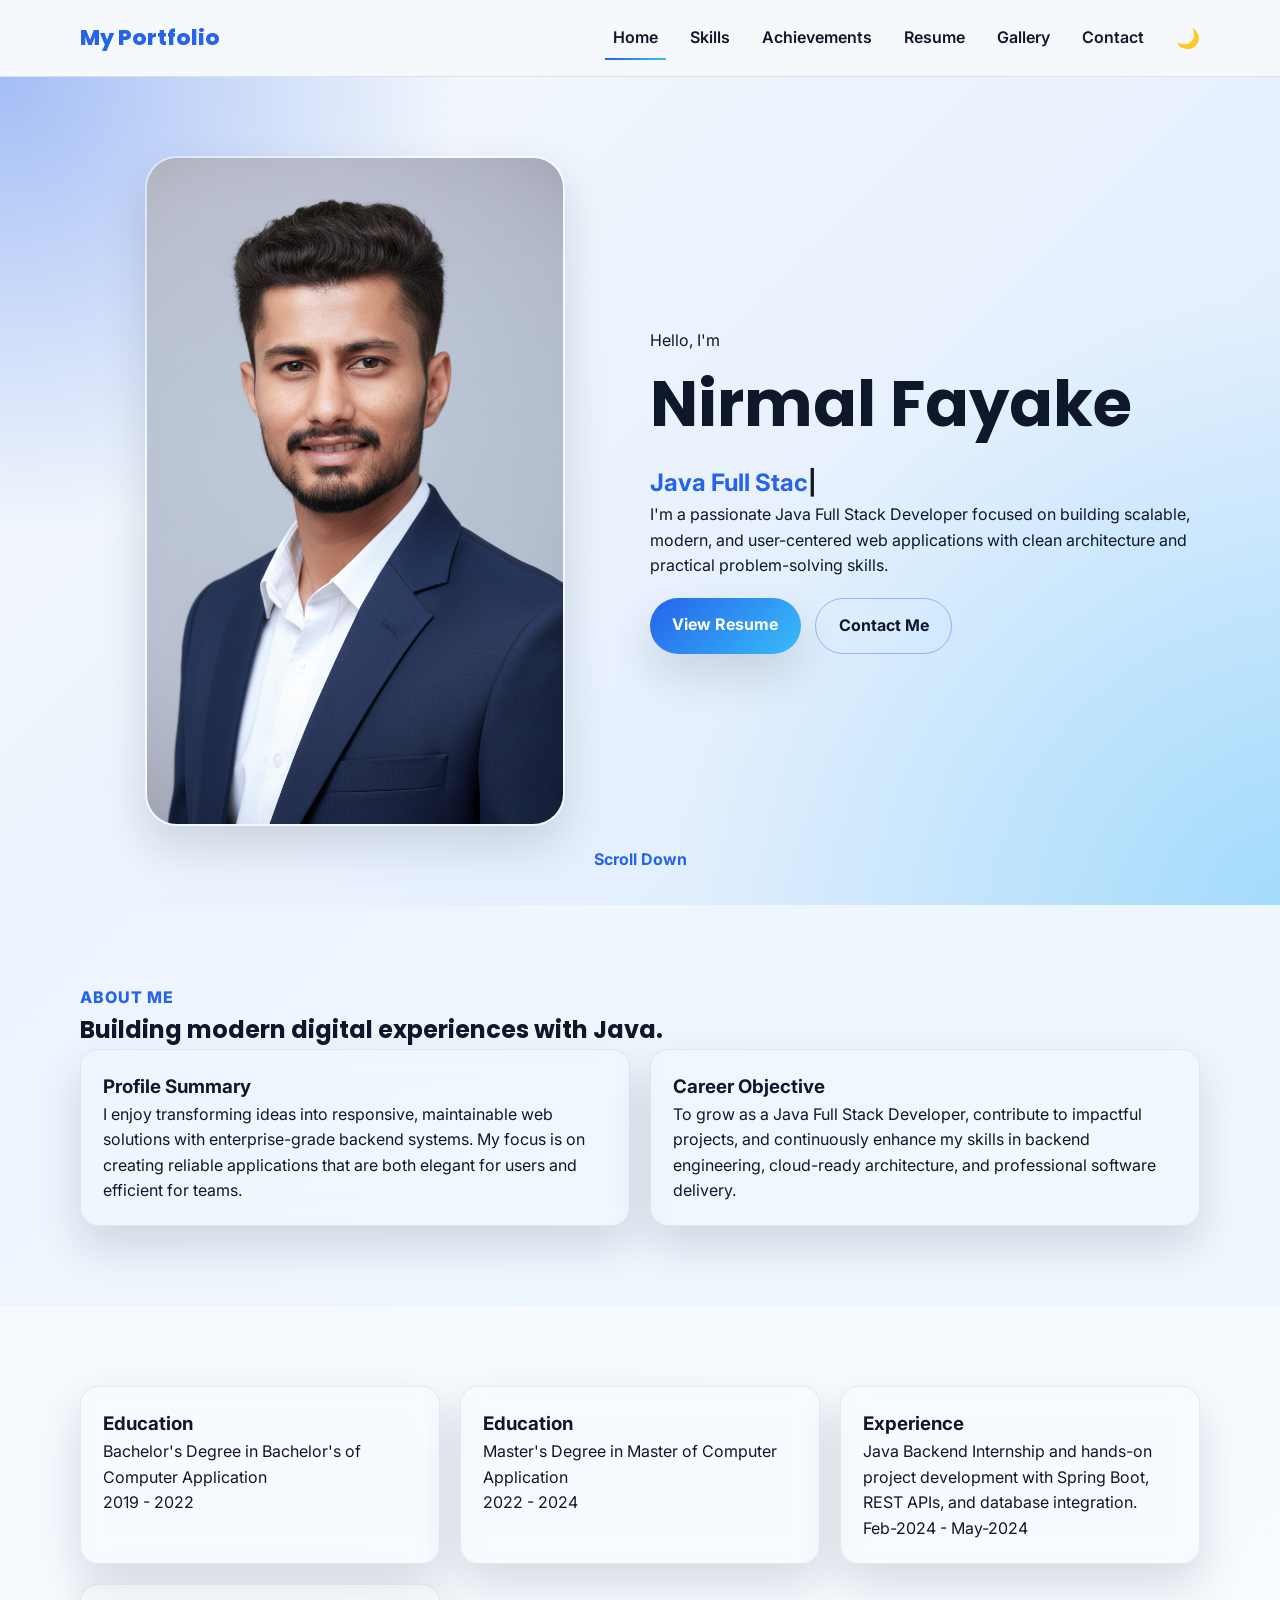
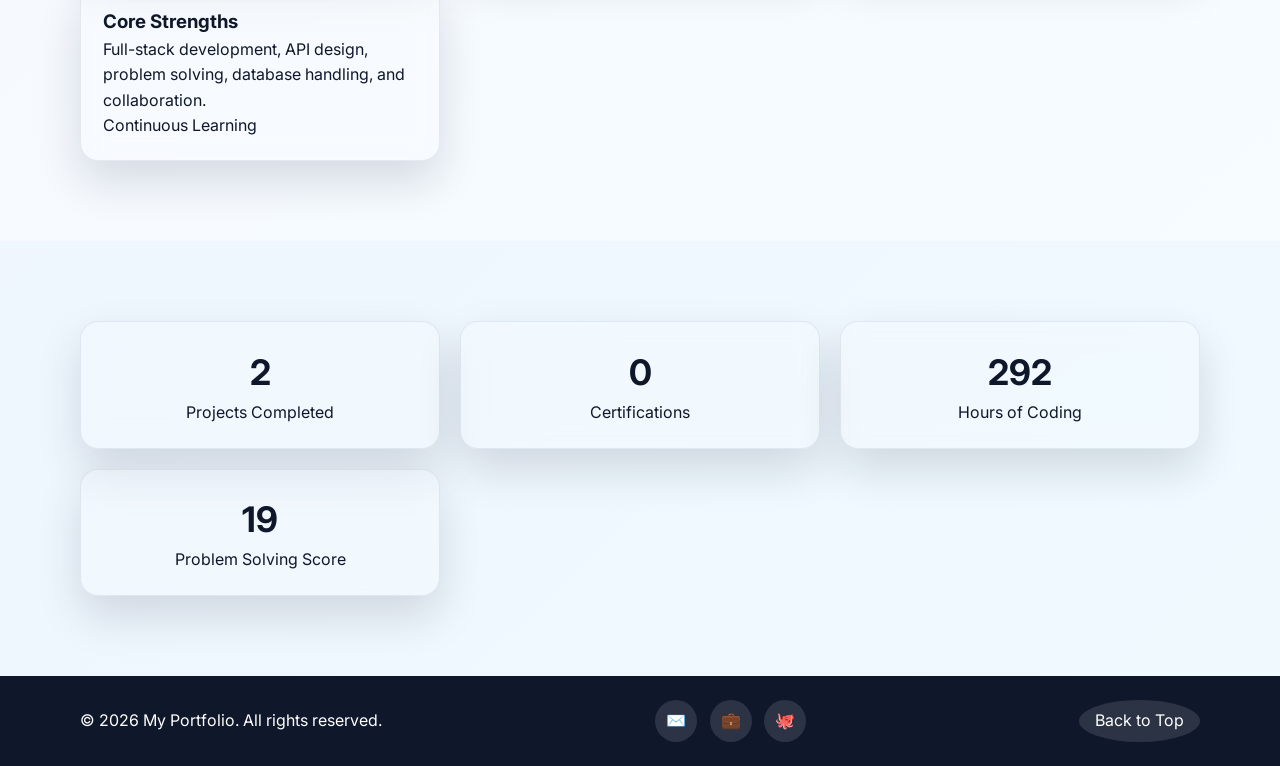
<file: index.html>
<!DOCTYPE html>
<html lang="en">
<head>
  <meta charset="UTF-8" />
  <meta name="viewport" content="width=device-width, initial-scale=1.0" />
  <title> My Portfolio | Home</title>
  <meta name="description" content="Professional Java Full Stack Developer portfolio website." />
  <link rel="preconnect" href="https://fonts.googleapis.com" />
  <link rel="preconnect" href="https://fonts.gstatic.com" crossorigin />
  <link href="https://fonts.googleapis.com/css2?family=Inter:wght@400;500;600;700;800&family=Poppins:wght@400;500;600;700;800&display=swap" rel="stylesheet" />
  <link rel="stylesheet" href="css/style.css" />
  <link rel="stylesheet" href="css/responsive.css" />
</head>
<body>
  <div class="page-loader" id="page-loader">
    <div class="loader-ring"></div>
  </div>

  <div class="scroll-progress" id="scroll-progress"></div>

  <header class="site-header" id="site-header">
    <div class="container nav-wrap">
      <a href="index.html" class="logo">My Portfolio</a>
      <button class="menu-toggle" id="menu-toggle" aria-label="Open menu">
        <span></span><span></span><span></span>
      </button>
      <nav class="nav-links" id="nav-links">
        <a class="nav-link active" href="index.html">Home</a>
        <a class="nav-link" href="skills.html">Skills</a>
        <a class="nav-link" href="achievements.html">Achievements</a>
        <a class="nav-link" href="resume.html">Resume</a>
        <a class="nav-link" href="gallery.html">Gallery</a>
        <a class="nav-link" href="contact.html">Contact</a>
        <button class="theme-toggle" id="theme-toggle" aria-label="Toggle theme">🌙</button>
      </nav>
    </div>
  </header>

  <main>
    <section class="hero-section">
      <div class="hero-bg"></div>
      <div class="container hero-grid">
        <div class="hero-image reveal">
          <img src="images/icons/profile.png" alt="Profile" />
        </div>
        <div class="hero-content reveal">
          <span class="eyebrow">Hello, I'm</span>
          <h1>Nirmal Fayake</h1>
          <h2><span class="typing-text" data-words="Java Full Stack Developer, Backend Specialist, Problem Solver"></span><span class="cursor">|</span></h2>
          <p>I'm a passionate Java Full Stack Developer focused on building scalable, modern, and user-centered web applications with clean architecture and practical problem-solving skills.</p>
          <div class="hero-buttons">
            <a class="btn primary" href="resume.html">View Resume</a>
            <a class="btn secondary" href="contact.html">Contact Me</a>
          </div>
        </div>
      </div>
      <a class="scroll-indicator" href="#about">Scroll Down</a>
    </section>

    <section class="section" id="about">
      <div class="container">
        <div class="section-heading reveal">
          <span class="section-tag">About Me</span>
          <h2>Building modern digital experiences with Java.</h2>
        </div>
        <div class="about-grid">
          <div class="glass-card reveal">
            <h3>Profile Summary</h3>
            <p>I enjoy transforming ideas into responsive, maintainable web solutions with enterprise-grade backend systems. My focus is on creating reliable applications that are both elegant for users and efficient for teams.</p>
          </div>
          <div class="glass-card reveal">
            <h3>Career Objective</h3>
            <p>To grow as a Java Full Stack Developer, contribute to impactful projects, and continuously enhance my skills in backend engineering, cloud-ready architecture, and professional software delivery.</p>
          </div>
        </div>
      </div>
    </section>

    <section class="section alt-bg">
      <div class="container">
        <div class="grid-3">
          <article class="glass-card reveal">
            <h3>Education</h3>
            <p>Bachelor's Degree in Bachelor's of Computer Application </p>
            <span>2019 - 2022</span>
          </article>
          <article class="glass-card reveal">
            <h3>Education</h3>
            <p>Master's Degree in Master of Computer Application </p>
            <span>2022 - 2024</span>
          </article>
          <article class="glass-card reveal">
            <h3>Experience</h3>
            <p>Java Backend Internship and hands-on project development with Spring Boot, REST APIs, and database integration.</p>
            <span>Feb-2024 -  May-2024</span>
          </article>
          <article class="glass-card reveal">
            <h3>Core Strengths</h3>
            <p>Full-stack development, API design, problem solving, database handling, and collaboration.</p>
            <span>Continuous Learning</span>
          </article>
        </div>
      </div>
    </section>

    <section class="section">
      <div class="container">
        <div class="stats-grid">
          <div class="stat-card reveal">
            <h3 class="counter" data-target="12">0</h3>
            <p>Projects Completed</p>
          </div>
          <div class="stat-card reveal">
            <h3 class="counter" data-target="5">0</h3>
            <p>Certifications</p>
          </div>
          <div class="stat-card reveal">
            <h3 class="counter" data-target="1500">0</h3>
            <p>Hours of Coding</p>
          </div>
          <div class="stat-card reveal">
            <h3 class="counter" data-target="98">0</h3>
            <p>Problem Solving Score</p>
          </div>
        </div>
      </div>
    </section>
  </main>

  <footer class="site-footer">
    <div class="container footer-grid">
      <div>
        <p>© 2026 My Portfolio. All rights reserved.</p>
      </div>
      <div class="social-links">
        <a href="mailto:nirmal.fayake13@gmail.com" aria-label="Gmail">✉️</a>
        <a href="https://www.linkedin.com/in/nirmal-fayake-165bb1223" target="_blank" rel="noreferrer" aria-label="LinkedIn">💼</a>
        <a href="https://github.com/nirmal137-nirmal" target="_blank" rel="noreferrer" aria-label="GitHub">🐙</a>
      </div>
      <a href="#top" class="back-top" id="back-top">Back to Top</a>
    </div>
  </footer>

  <script src="js/main.js"></script>
  <script src="js/animation.js"></script>
</body>
</html>
</file>
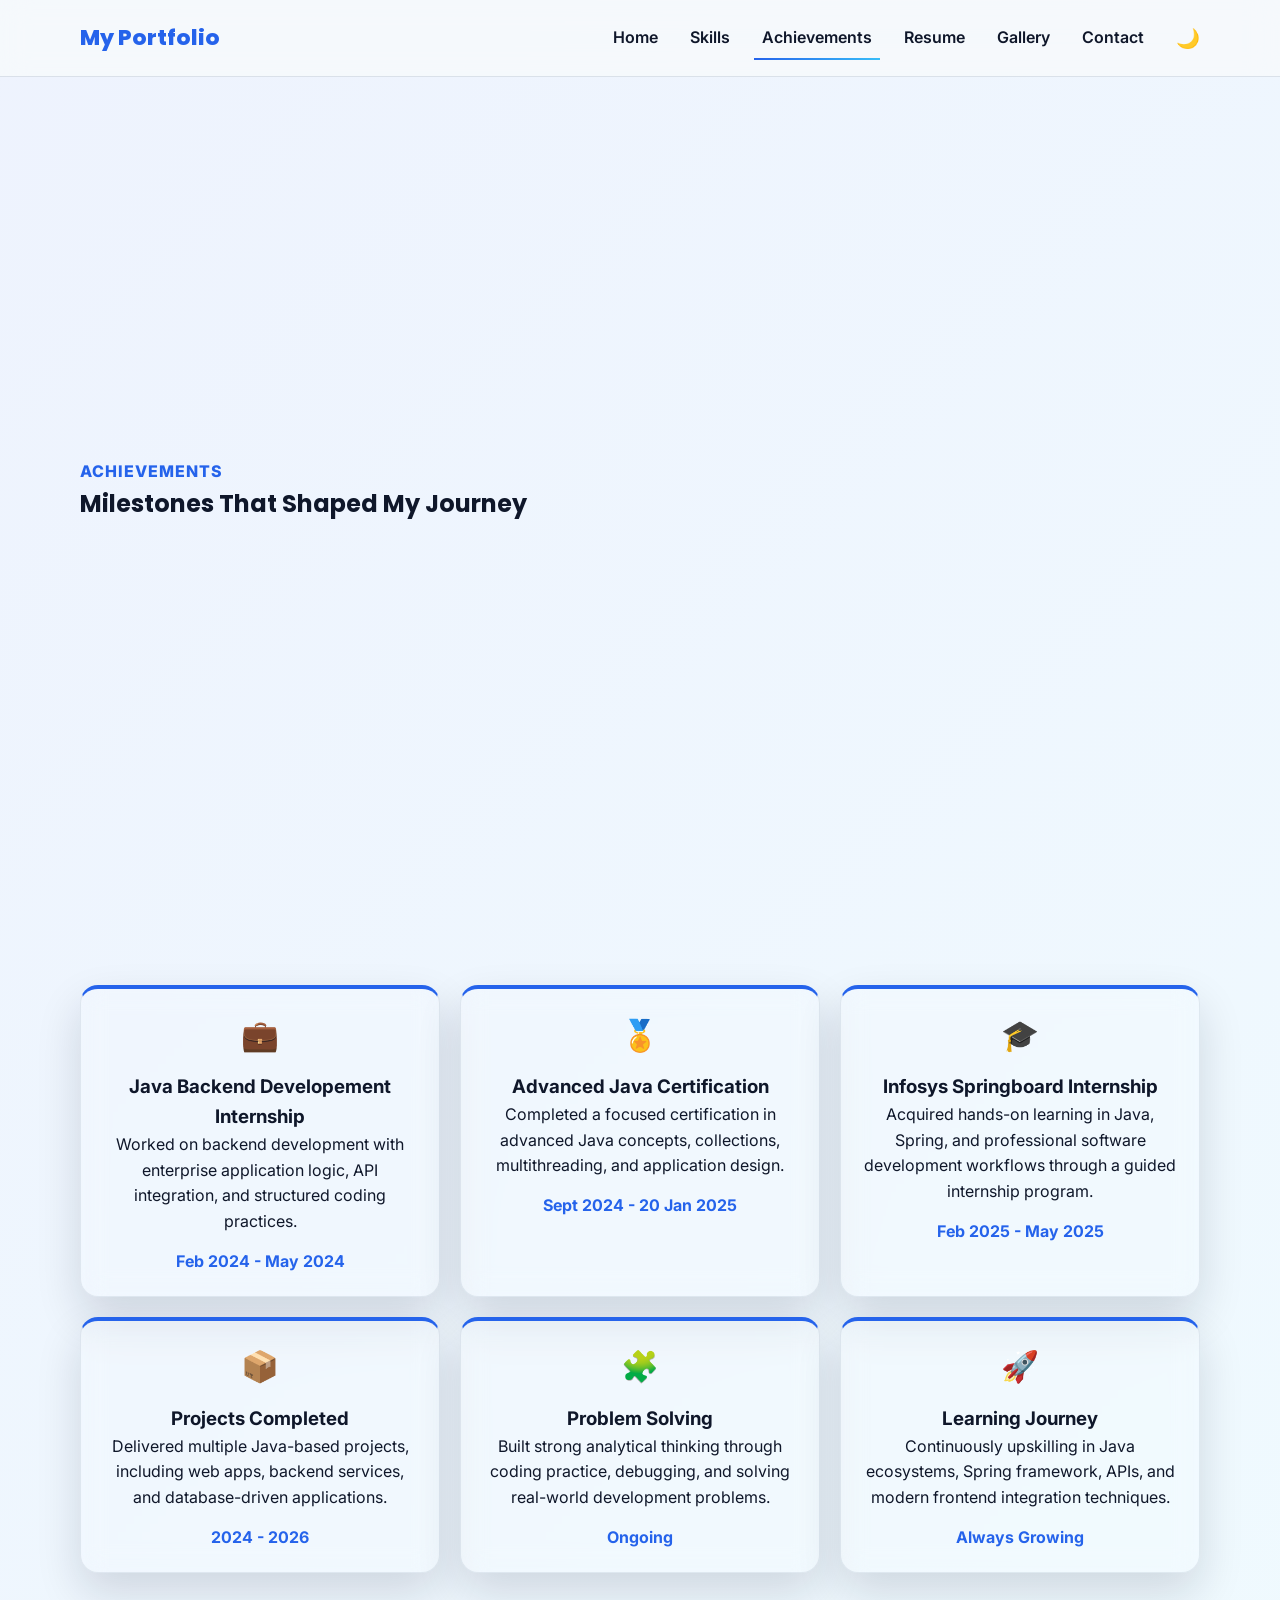
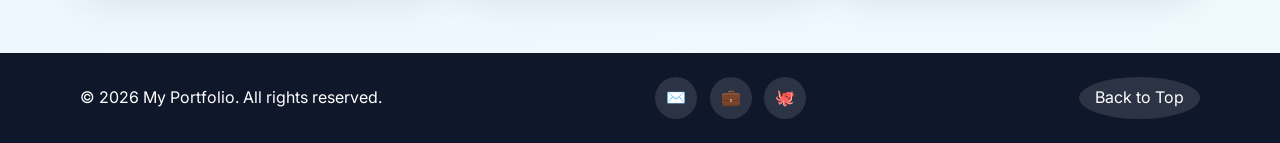
<file: achievements.html>
<!DOCTYPE html>
<html lang="en">
<head>
  <meta charset="UTF-8" />
  <meta name="viewport" content="width=device-width, initial-scale=1.0" />
  <title>My Portfolio | Achievements</title>
  <link rel="preconnect" href="https://fonts.googleapis.com" />
  <link rel="preconnect" href="https://fonts.gstatic.com" crossorigin />
  <link href="https://fonts.googleapis.com/css2?family=Inter:wght@400;500;600;700;800&family=Poppins:wght@400;500;600;700;800&display=swap" rel="stylesheet" />
  <link rel="stylesheet" href="css/style.css" />
  <link rel="stylesheet" href="css/achievements.css" />
  <link rel="stylesheet" href="css/responsive.css" />
</head>
<body>
  <div class="page-loader" id="page-loader">
    <div class="loader-ring"></div>
  </div>
  <div class="scroll-progress" id="scroll-progress"></div>

  <header class="site-header" id="site-header">
    <div class="container nav-wrap">
      <a href="index.html" class="logo">My Portfolio</a>
      <button class="menu-toggle" id="menu-toggle" aria-label="Open menu">
        <span></span><span></span><span></span>
      </button>
      <nav class="nav-links" id="nav-links">
        <a class="nav-link" href="index.html">Home</a>
        <a class="nav-link" href="skills.html">Skills</a>
        <a class="nav-link active" href="achievements.html">Achievements</a>
        <a class="nav-link" href="resume.html">Resume</a>
        <a class="nav-link" href="gallery.html">Gallery</a>
        <a class="nav-link" href="contact.html">Contact</a>
        <button class="theme-toggle" id="theme-toggle" aria-label="Toggle theme">🌙</button>
      </nav>
    </div>
  </header>

  <main>
    <section class="page-hero compact-hero">
      <div class="container reveal">
        <span class="section-tag">Achievements</span>
        <h1>Milestones That Shaped My Journey</h1>
      </div>
    </section>

    <section class="section">
      <div class="container achievements-grid">
        <article class="achievement-card reveal">
          <div class="achievement-icon">💼</div>
          <h3>Java Backend Developement Internship</h3>
          <p>Worked on backend development with enterprise application logic, API integration, and structured coding practices.</p>
          <span>Feb 2024 - May 2024</span>
        </article>
        <article class="achievement-card reveal">
          <div class="achievement-icon">🏅</div>
          <h3>Advanced Java Certification</h3>
          <p>Completed a focused certification in advanced Java concepts, collections, multithreading, and application design.</p>
          <span>Sept 2024 - 20 Jan 2025</span>
        </article>
        <article class="achievement-card reveal">
          <div class="achievement-icon">🎓</div>
          <h3>Infosys Springboard Internship</h3>
          <p>Acquired hands-on learning in Java, Spring, and professional software development workflows through a guided internship program.</p>
          <span>Feb 2025 - May 2025</span>
        </article>
        <article class="achievement-card reveal">
          <div class="achievement-icon">📦</div>
          <h3>Projects Completed</h3>
          <p>Delivered multiple Java-based projects, including web apps, backend services, and database-driven applications.</p>
          <span>2024 - 2026</span>
        </article>
        <article class="achievement-card reveal">
          <div class="achievement-icon">🧩</div>
          <h3>Problem Solving</h3>
          <p>Built strong analytical thinking through coding practice, debugging, and solving real-world development problems.</p>
          <span>Ongoing</span>
        </article>
        <article class="achievement-card reveal">
          <div class="achievement-icon">🚀</div>
          <h3>Learning Journey</h3>
          <p>Continuously upskilling in Java ecosystems, Spring framework, APIs, and modern frontend integration techniques.</p>
          <span>Always Growing</span>
        </article>
      </div>
    </section>
  </main>

  <footer class="site-footer">
    <div class="container footer-grid">
      <div>
        <p>© 2026 My Portfolio. All rights reserved.</p>
      </div>
      <div class="social-links">
        <a href="mailto:yourmail@example.com" aria-label="Email">✉️</a>
        <a href="https://www.linkedin.com" target="_blank" aria-label="LinkedIn">💼</a>
        <a href="https://github.com" target="_blank" aria-label="GitHub">🐙</a>
      </div>
      <a href="#top" class="back-top" id="back-top">Back to Top</a>
    </div>
  </footer>

  <script src="js/main.js"></script>
  <script src="js/animation.js"></script>
</body>
</html>
</file>
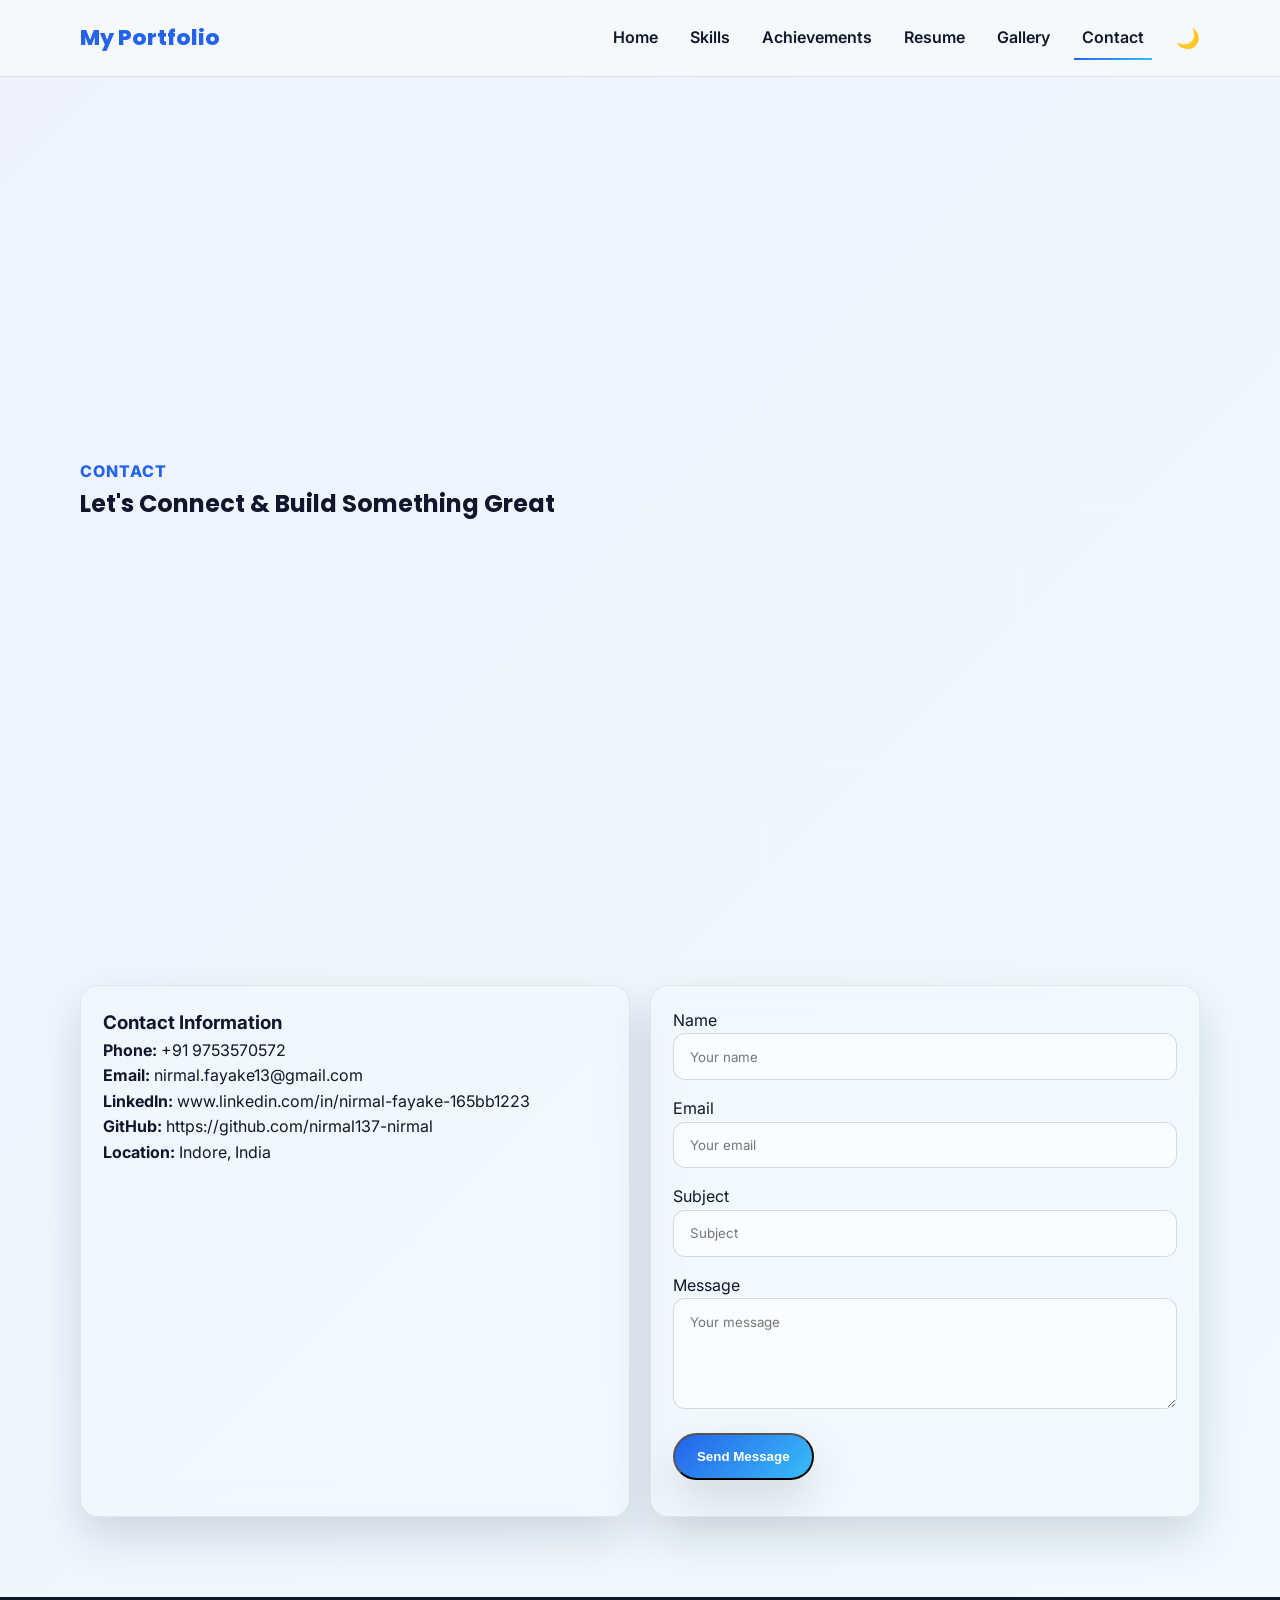
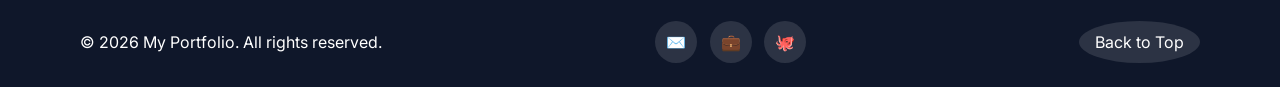
<file: contact.html>
<!DOCTYPE html>
<html lang="en">
<head>
  <meta charset="UTF-8" />
  <meta name="viewport" content="width=device-width, initial-scale=1.0" />
  <title>My Portfolio | Contact</title>
  <link rel="preconnect" href="https://fonts.googleapis.com" />
  <link rel="preconnect" href="https://fonts.gstatic.com" crossorigin />
  <link href="https://fonts.googleapis.com/css2?family=Inter:wght@400;500;600;700;800&family=Poppins:wght@400;500;600;700;800&display=swap" rel="stylesheet" />
  <link rel="stylesheet" href="css/style.css" />
  <link rel="stylesheet" href="css/responsive.css" />
</head>
<body>
  <div class="page-loader" id="page-loader">
    <div class="loader-ring"></div>
  </div>
  <div class="scroll-progress" id="scroll-progress"></div>

  <header class="site-header" id="site-header">
    <div class="container nav-wrap">
      <a href="index.html" class="logo">My Portfolio</a>
      <button class="menu-toggle" id="menu-toggle" aria-label="Open menu">
        <span></span><span></span><span></span>
      </button>
      <nav class="nav-links" id="nav-links">
        <a class="nav-link" href="index.html">Home</a>
        <a class="nav-link" href="skills.html">Skills</a>
        <a class="nav-link" href="achievements.html">Achievements</a>
        <a class="nav-link" href="resume.html">Resume</a>
        <a class="nav-link" href="gallery.html">Gallery</a>
        <a class="nav-link active" href="contact.html">Contact</a>
        <button class="theme-toggle" id="theme-toggle" aria-label="Toggle theme">🌙</button>
      </nav>
    </div>
  </header>

  <main>
    <section class="page-hero compact-hero">
      <div class="container reveal">
        <span class="section-tag">Contact</span>
        <h1>Let's Connect & Build Something Great</h1>
      </div>
    </section>

    <section class="section">
      <div class="container contact-grid">
        <div class="contact-info glass-card reveal">
          <h3>Contact Information</h3>
          <p><strong>Phone:</strong> +91 9753570572</p>
          <p><strong>Email:</strong> nirmal.fayake13@gmail.com</p>
          <p><strong>LinkedIn:</strong> www.linkedin.com/in/nirmal-fayake-165bb1223</p>
          <p><strong>GitHub:</strong> https://github.com/nirmal137-nirmal</p>
          <p><strong>Location:</strong> Indore, India</p>
        </div>

        <form class="contact-form glass-card reveal" id="contact-form" novalidate>
          <div class="form-group">
            <label for="name">Name</label>
            <input id="name" name="name" type="text" placeholder="Your name" />
            <small class="error-message"></small>
          </div>
          <div class="form-group">
            <label for="email">Email</label>
            <input id="email" name="email" type="email" placeholder="Your email" />
            <small class="error-message"></small>
          </div>
          <div class="form-group">
            <label for="subject">Subject</label>
            <input id="subject" name="subject" type="text" placeholder="Subject" />
            <small class="error-message"></small>
          </div>
          <div class="form-group">
            <label for="message">Message</label>
            <textarea id="message" name="message" rows="5" placeholder="Your message"></textarea>
            <small class="error-message"></small>
          </div>
          <button type="submit" class="btn primary">Send Message</button>
          <p class="form-success" id="form-success"></p>
        </form>
      </div>
    </section>
  </main>

  <footer class="site-footer">
    <div class="container footer-grid">
      <div>
        <p>© 2026 My Portfolio. All rights reserved.</p>
      </div>
      <div class="social-links">
        <a href="mailto:yourmail@example.com" aria-label="Email">✉️</a>
        <a href="https://www.linkedin.com" target="_blank" aria-label="LinkedIn">💼</a>
        <a href="https://github.com" target="_blank" aria-label="GitHub">🐙</a>
      </div>
      <a href="#top" class="back-top" id="back-top">Back to Top</a>
    </div>
  </footer>

  <script src="js/main.js"></script>
  <script src="js/validation.js"></script>
  <script src="js/animation.js"></script>
</body>
</html>
</file>
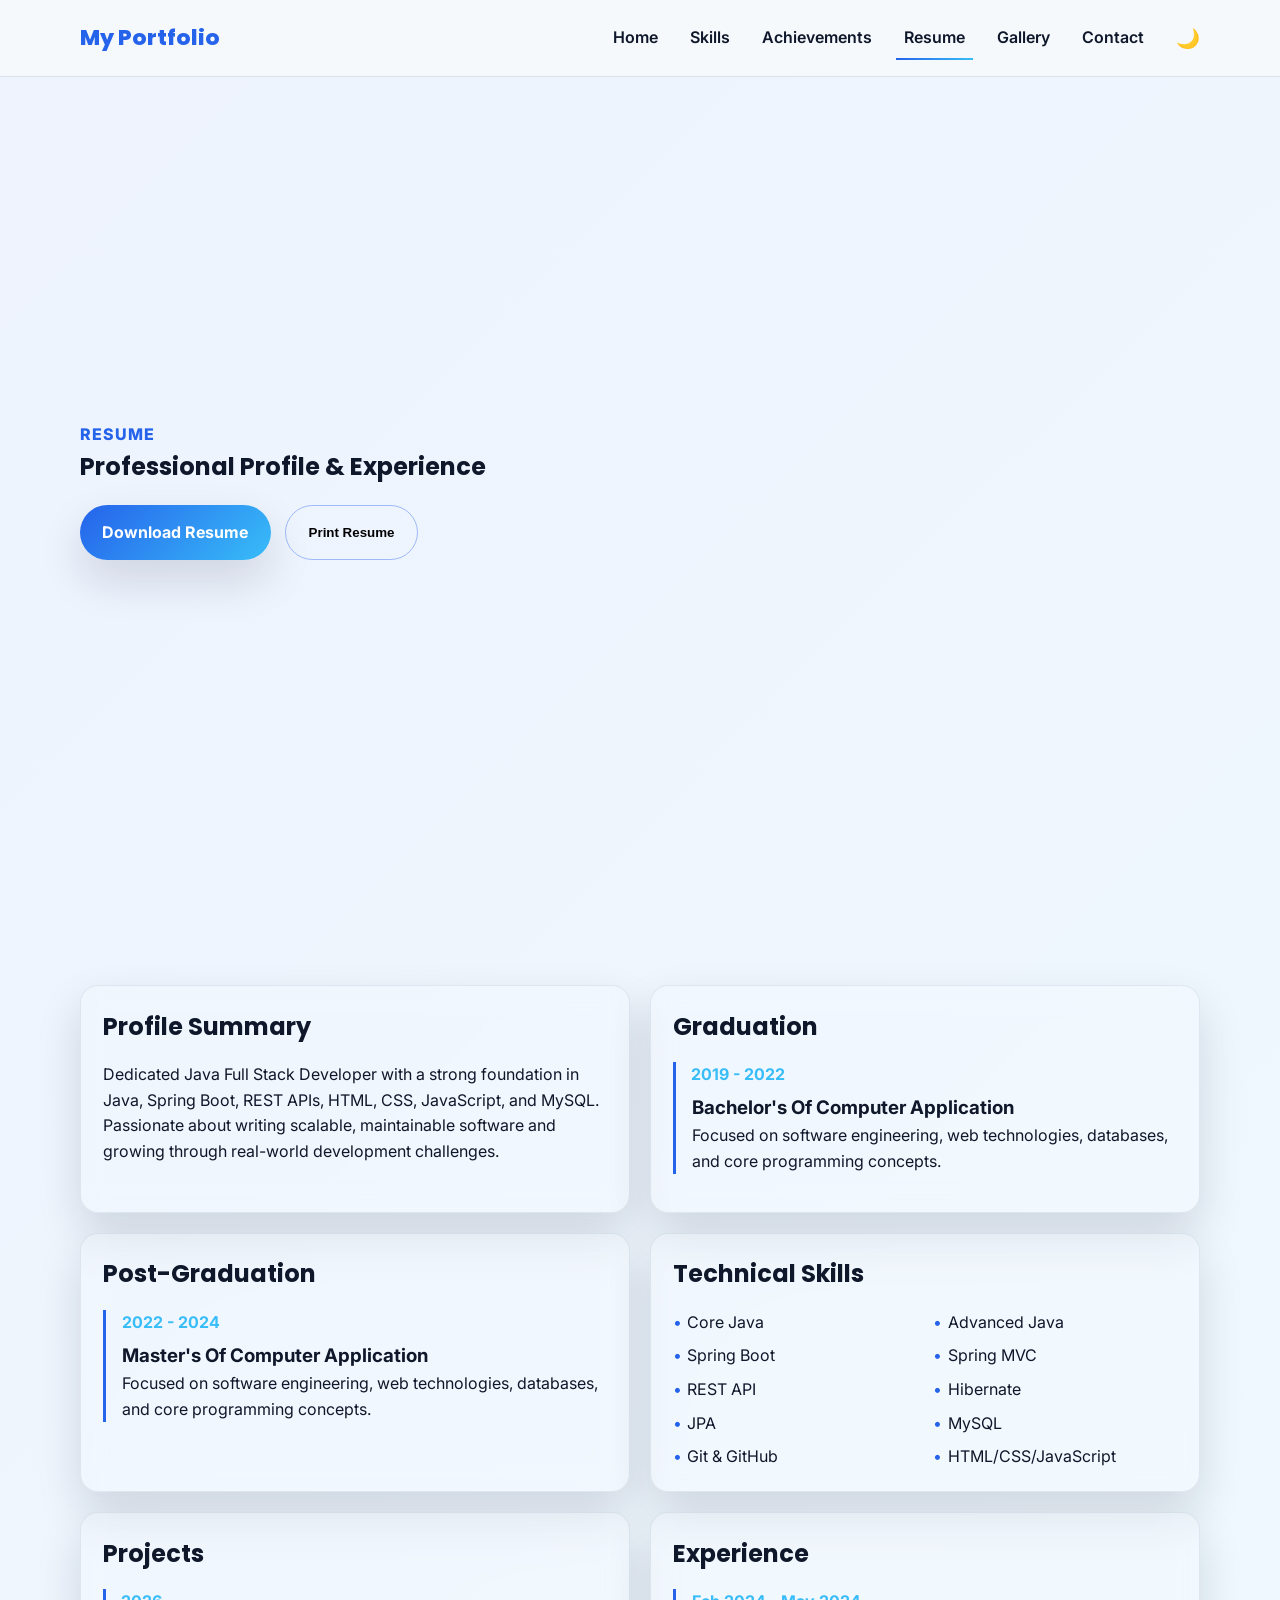
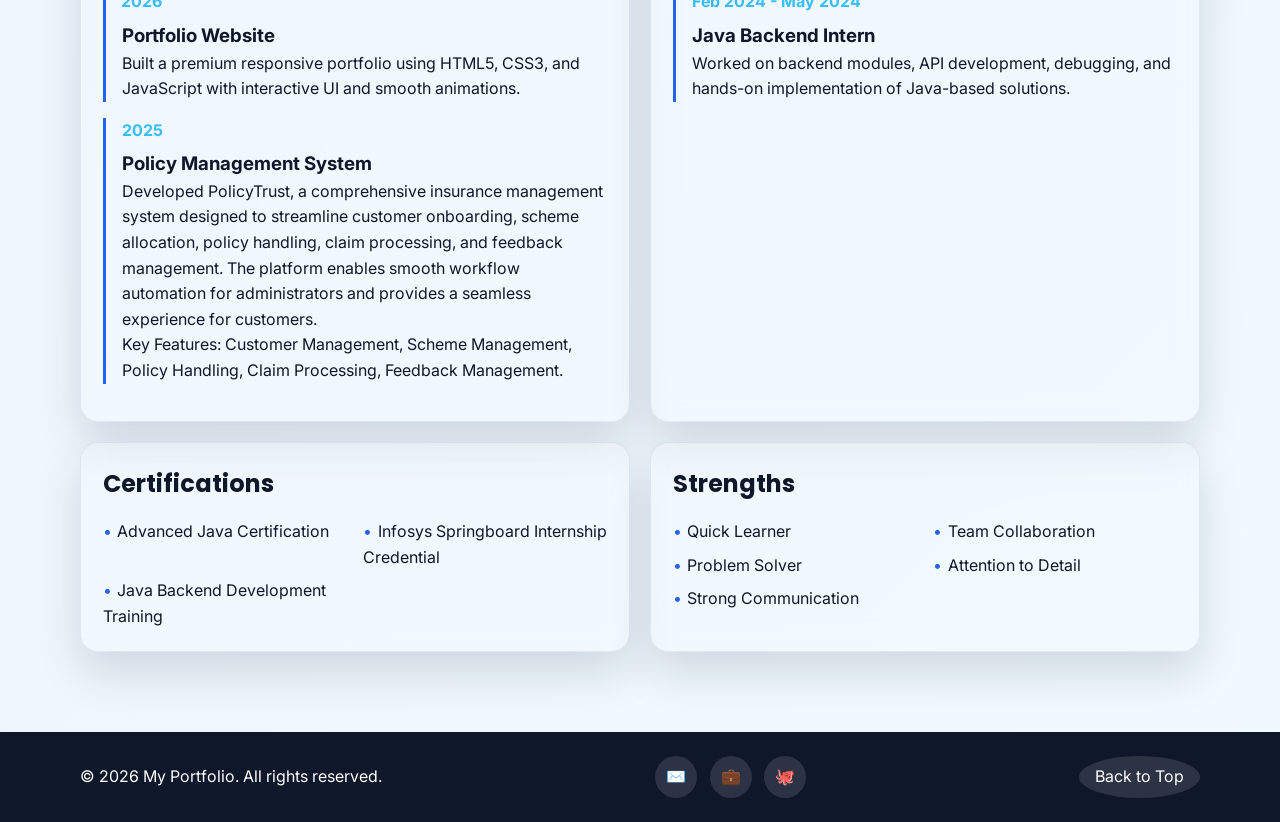
<file: resume.html>
<!DOCTYPE html>
<html lang="en">
<head>
  <meta charset="UTF-8" />
  <meta name="viewport" content="width=device-width, initial-scale=1.0" />
  <title>My Portfolio | Resume</title>
  <link rel="preconnect" href="https://fonts.googleapis.com" />
  <link rel="preconnect" href="https://fonts.gstatic.com" crossorigin />
  <link href="https://fonts.googleapis.com/css2?family=Inter:wght@400;500;600;700;800&family=Poppins:wght@400;500;600;700;800&display=swap" rel="stylesheet" />
  <link rel="stylesheet" href="css/style.css" />
  <link rel="stylesheet" href="css/resume.css" />
  <link rel="stylesheet" href="css/responsive.css" />
</head>
<body>
  <div class="page-loader" id="page-loader">
    <div class="loader-ring"></div>
  </div>
  <div class="scroll-progress" id="scroll-progress"></div>

  <header class="site-header" id="site-header">
    <div class="container nav-wrap">
      <a href="index.html" class="logo">My Portfolio</a>
      <button class="menu-toggle" id="menu-toggle" aria-label="Open menu">
        <span></span><span></span><span></span>
      </button>
      <nav class="nav-links" id="nav-links">
        <a class="nav-link" href="index.html">Home</a>
        <a class="nav-link" href="skills.html">Skills</a>
        <a class="nav-link" href="achievements.html">Achievements</a>
        <a class="nav-link active" href="resume.html">Resume</a>
        <a class="nav-link" href="gallery.html">Gallery</a>
        <a class="nav-link" href="contact.html">Contact</a>
        <button class="theme-toggle" id="theme-toggle" aria-label="Toggle theme">🌙</button>
      </nav>
    </div>
  </header>

  <main>
    <section class="page-hero compact-hero">
      <div class="container reveal">
        <span class="section-tag">Resume</span>
        <h1>Professional Profile & Experience</h1>
        <div class="resume-actions">
          <a class="btn primary" href="resume/Resume.pdf" download>Download Resume</a>
          <button class="btn secondary" id="print-btn" type="button">Print Resume</button>
        </div>
      </div>
    </section>

    <section class="section">
      <div class="container resume-layout">
        <div class="resume-card reveal">
          <h2>Profile Summary</h2>
          <p>Dedicated Java Full Stack Developer with a strong foundation in Java, Spring Boot, REST APIs, HTML, CSS, JavaScript, and MySQL. Passionate about writing scalable, maintainable software and growing through real-world development challenges.</p>
        </div>

        <div class="resume-card reveal">
          <h2>Graduation</h2>
          <div class="timeline-item">
            <span class="timeline-date">2019 - 2022</span>
            <h3>Bachelor's Of Computer Application</h3>
            <p>Focused on software engineering, web technologies, databases, and core programming concepts.</p>
          </div>
        </div>

        <div class="resume-card reveal">
          <h2>Post-Graduation</h2>
          <div class="timeline-item">
            <span class="timeline-date">2022 - 2024</span>
            <h3>Master's Of Computer Application</h3>
            <p>Focused on software engineering, web technologies, databases, and core programming concepts.</p>
          </div>
        </div>

        <div class="resume-card reveal">
          <h2>Technical Skills</h2>
          <ul class="skill-list">
            <li>Core Java</li><li>Advanced Java</li><li>Spring Boot</li><li>Spring MVC</li><li>REST API</li><li>Hibernate</li><li>JPA</li><li>MySQL</li><li>Git & GitHub</li><li>HTML/CSS/JavaScript</li>
          </ul>
        </div>

        <div class="resume-card reveal">
          <h2>Projects</h2>
          <div class="timeline-item">
            <span class="timeline-date">2026</span>
            <h3>Portfolio Website</h3>
            <p>Built a premium responsive portfolio using HTML5, CSS3, and JavaScript with interactive UI and smooth animations.</p>
          </div>
          <div class="timeline-item">
            <span class="timeline-date">2025</span>
            <h3>Policy Management System</h3>
            <p>Developed PolicyTrust, a comprehensive insurance management system 
               designed to streamline customer onboarding, scheme allocation, policy handling, claim processing, 
               and feedback management. The platform enables smooth workflow automation for administrators 
               and provides a seamless experience for customers. 
               <ul>Key Features:  
               Customer Management, Scheme Management, Policy Handling, Claim Processing, Feedback 
               Management.</ul></p>
          </div>
        </div>

        <div class="resume-card reveal">
          <h2>Experience</h2>
          <div class="timeline-item">
            <span class="timeline-date">Feb 2024 - May 2024</span>
            <h3>Java Backend Intern</h3>
            <p>Worked on backend modules, API development, debugging, and hands-on implementation of Java-based solutions.</p>
          </div>
        </div>

        <div class="resume-card reveal">
          <h2>Certifications</h2>
          <ul class="skill-list">
            <li>Advanced Java Certification</li>
            <li>Infosys Springboard Internship Credential</li>
            <li>Java Backend Development Training</li>
          </ul>
        </div>

        <div class="resume-card reveal">
          <h2>Strengths</h2>
          <ul class="skill-list">
            <li>Quick Learner</li>
            <li>Team Collaboration</li>
            <li>Problem Solver</li>
            <li>Attention to Detail</li>
            <li>Strong Communication</li>
          </ul>
        </div>
      </div>
    </section>
  </main>

  <footer class="site-footer">
    <div class="container footer-grid">
      <div>
        <p>© 2026 My Portfolio. All rights reserved.</p>
      </div>
      <div class="social-links">
        <a href="mailto:yourmail@example.com" aria-label="Email">✉️</a>
        <a href="https://www.linkedin.com" target="_blank" aria-label="LinkedIn">💼</a>
        <a href="https://github.com" target="_blank" aria-label="GitHub">🐙</a>
      </div>
      <a href="#top" class="back-top" id="back-top">Back to Top</a>
    </div>
  </footer>

  <script src="js/main.js"></script>
  <script src="js/animation.js"></script>
</body>
</html>
</file>
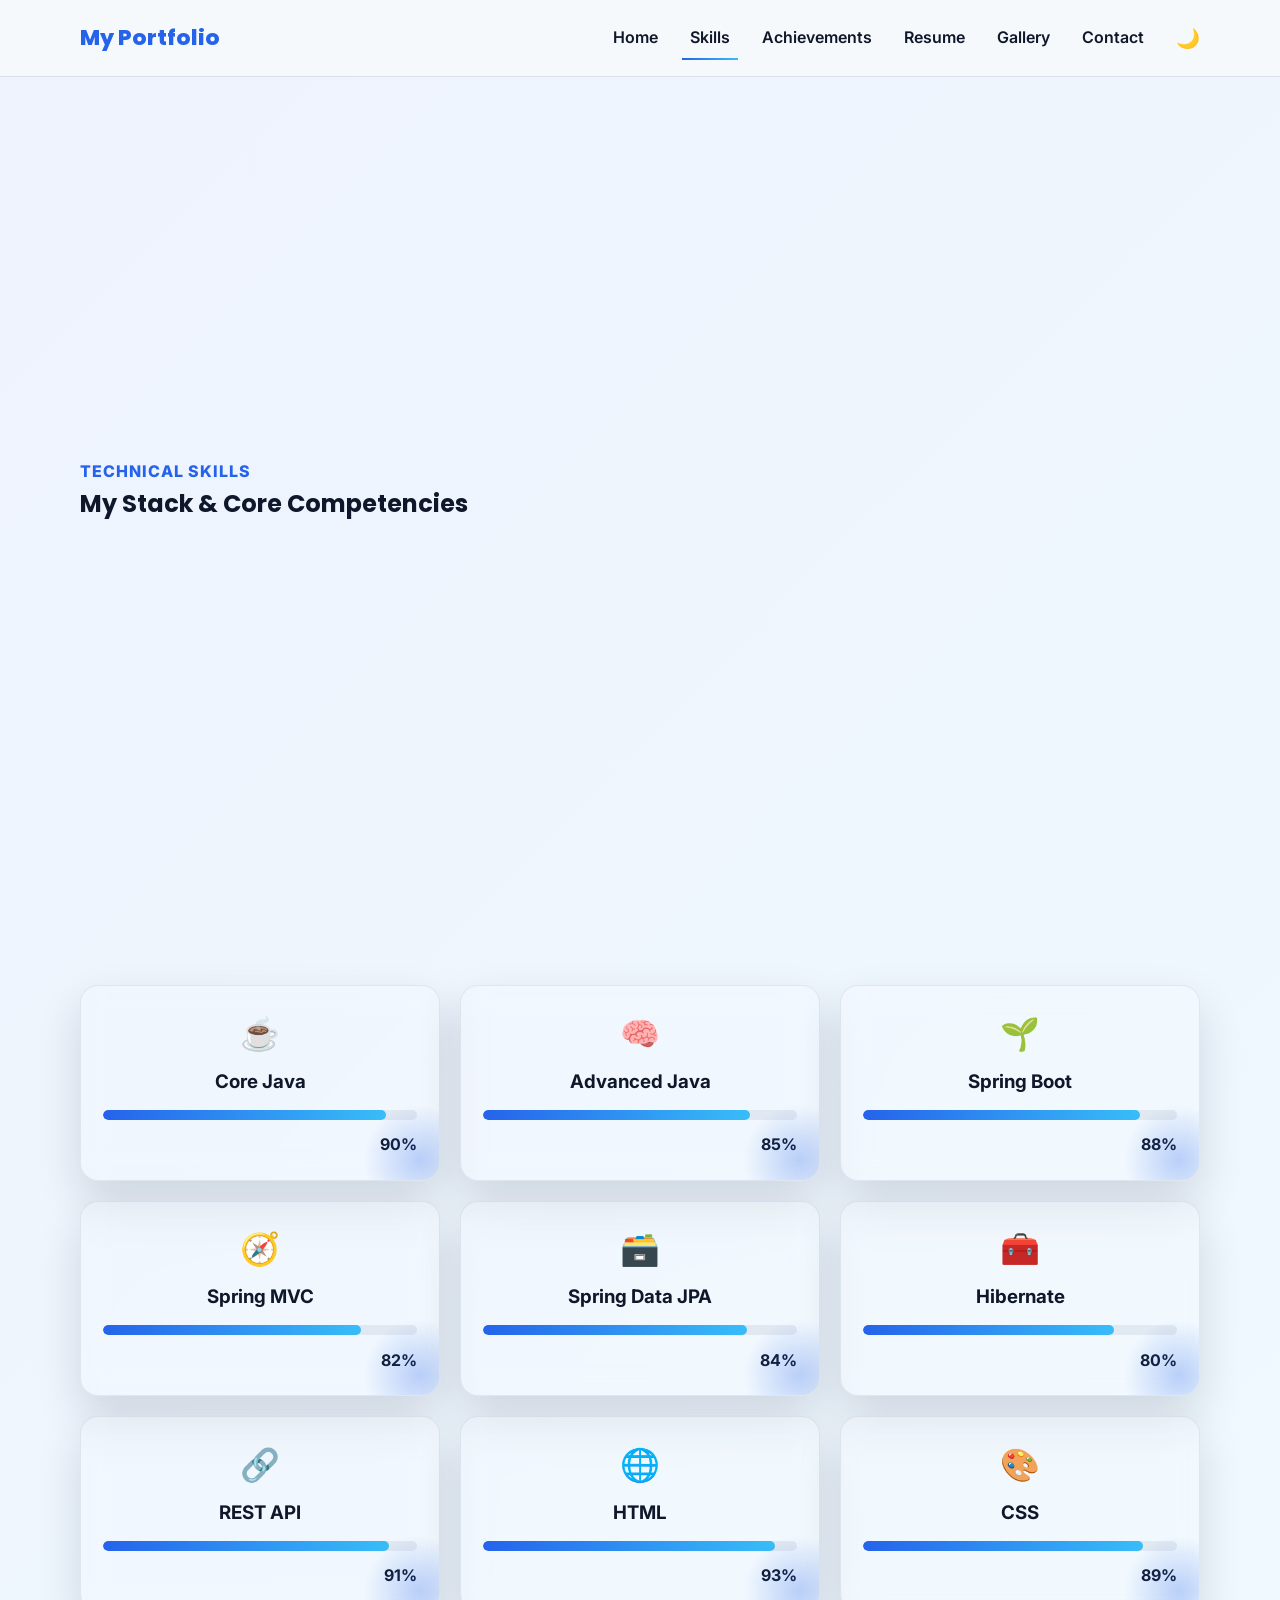
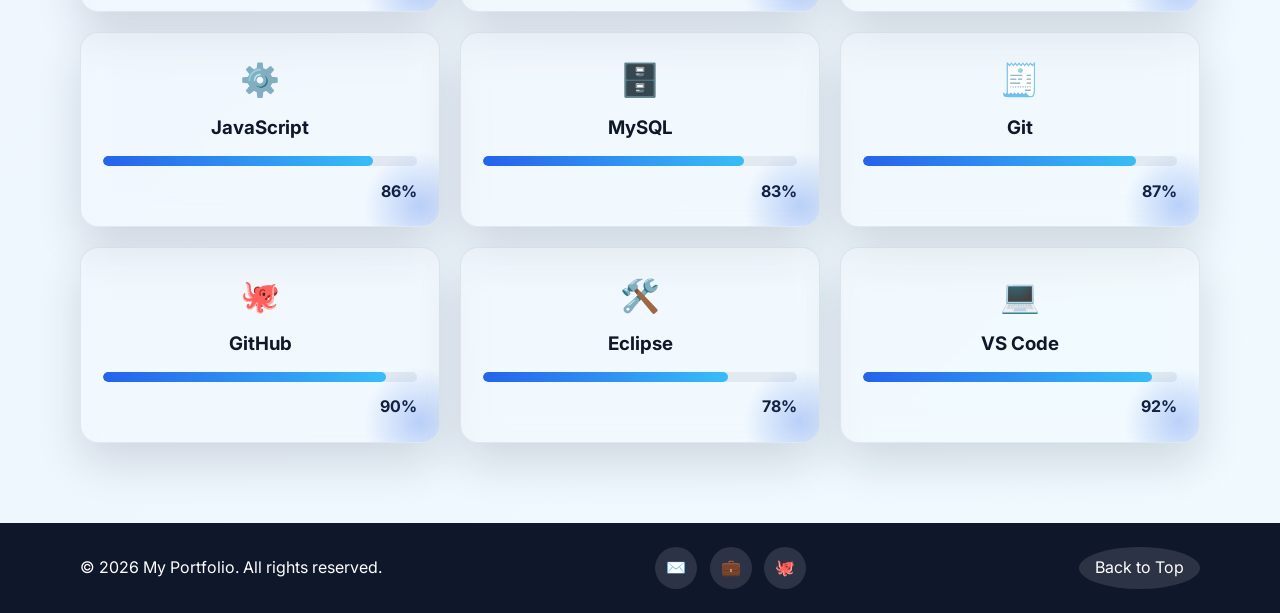
<file: skills.html>
<!DOCTYPE html>
<html lang="en">
<head>
  <meta charset="UTF-8" />
  <meta name="viewport" content="width=device-width, initial-scale=1.0" />
  <title>My Portfolio | Skills</title>
  <link rel="preconnect" href="https://fonts.googleapis.com" />
  <link rel="preconnect" href="https://fonts.gstatic.com" crossorigin />
  <link href="https://fonts.googleapis.com/css2?family=Inter:wght@400;500;600;700;800&family=Poppins:wght@400;500;600;700;800&display=swap" rel="stylesheet" />
  <link rel="stylesheet" href="css/style.css" />
  <link rel="stylesheet" href="css/skills.css" />
  <link rel="stylesheet" href="css/responsive.css" />
</head>
<body>
  <div class="page-loader" id="page-loader">
    <div class="loader-ring"></div>
  </div>
  <div class="scroll-progress" id="scroll-progress"></div>

  <header class="site-header" id="site-header">
    <div class="container nav-wrap">
      <a href="index.html" class="logo">My Portfolio</a>
      <button class="menu-toggle" id="menu-toggle" aria-label="Open menu">
        <span></span><span></span><span></span>
      </button>
      <nav class="nav-links" id="nav-links">
        <a class="nav-link" href="index.html">Home</a>
        <a class="nav-link active" href="skills.html">Skills</a>
        <a class="nav-link" href="achievements.html">Achievements</a>
        <a class="nav-link" href="resume.html">Resume</a>
        <a class="nav-link" href="gallery.html">Gallery</a>
        <a class="nav-link" href="contact.html">Contact</a>
        <button class="theme-toggle" id="theme-toggle" aria-label="Toggle theme">🌙</button>
      </nav>
    </div>
  </header>

  <main>
    <section class="page-hero compact-hero">
      <div class="container reveal">
        <span class="section-tag">Technical Skills</span>
        <h1>My Stack & Core Competencies</h1>
      </div>
    </section>

    <section class="section">
      <div class="container skills-grid">
        <article class="skill-card reveal">
          <div class="skill-icon">☕</div>
          <h3>Core Java</h3>
          <div class="progress-wrap"><div class="progress-bar" style="width: 90%"></div></div>
          <div class="skill-meta"><span>90%</span></div>
        </article>
        <article class="skill-card reveal">
          <div class="skill-icon">🧠</div>
          <h3>Advanced Java</h3>
          <div class="progress-wrap"><div class="progress-bar" style="width: 85%"></div></div>
          <div class="skill-meta"><span>85%</span></div>
        </article>
        <article class="skill-card reveal">
          <div class="skill-icon">🌱</div>
          <h3>Spring Boot</h3>
          <div class="progress-wrap"><div class="progress-bar" style="width: 88%"></div></div>
          <div class="skill-meta"><span>88%</span></div>
        </article>
        <article class="skill-card reveal">
          <div class="skill-icon">🧭</div>
          <h3>Spring MVC</h3>
          <div class="progress-wrap"><div class="progress-bar" style="width: 82%"></div></div>
          <div class="skill-meta"><span>82%</span></div>
        </article>
        <article class="skill-card reveal">
          <div class="skill-icon">🗃️</div>
          <h3>Spring Data JPA</h3>
          <div class="progress-wrap"><div class="progress-bar" style="width: 84%"></div></div>
          <div class="skill-meta"><span>84%</span></div>
        </article>
        <article class="skill-card reveal">
          <div class="skill-icon">🧰</div>
          <h3>Hibernate</h3>
          <div class="progress-wrap"><div class="progress-bar" style="width: 80%"></div></div>
          <div class="skill-meta"><span>80%</span></div>
        </article>
        <article class="skill-card reveal">
          <div class="skill-icon">🔗</div>
          <h3>REST API</h3>
          <div class="progress-wrap"><div class="progress-bar" style="width: 91%"></div></div>
          <div class="skill-meta"><span>91%</span></div>
        </article>
        <article class="skill-card reveal">
          <div class="skill-icon">🌐</div>
          <h3>HTML</h3>
          <div class="progress-wrap"><div class="progress-bar" style="width: 93%"></div></div>
          <div class="skill-meta"><span>93%</span></div>
        </article>
        <article class="skill-card reveal">
          <div class="skill-icon">🎨</div>
          <h3>CSS</h3>
          <div class="progress-wrap"><div class="progress-bar" style="width: 89%"></div></div>
          <div class="skill-meta"><span>89%</span></div>
        </article>
        <article class="skill-card reveal">
          <div class="skill-icon">⚙️</div>
          <h3>JavaScript</h3>
          <div class="progress-wrap"><div class="progress-bar" style="width: 86%"></div></div>
          <div class="skill-meta"><span>86%</span></div>
        </article>
        <article class="skill-card reveal">
          <div class="skill-icon">🗄️</div>
          <h3>MySQL</h3>
          <div class="progress-wrap"><div class="progress-bar" style="width: 83%"></div></div>
          <div class="skill-meta"><span>83%</span></div>
        </article>
        <article class="skill-card reveal">
          <div class="skill-icon">🧾</div>
          <h3>Git</h3>
          <div class="progress-wrap"><div class="progress-bar" style="width: 87%"></div></div>
          <div class="skill-meta"><span>87%</span></div>
        </article>
        <article class="skill-card reveal">
          <div class="skill-icon">🐙</div>
          <h3>GitHub</h3>
          <div class="progress-wrap"><div class="progress-bar" style="width: 90%"></div></div>
          <div class="skill-meta"><span>90%</span></div>
        </article>
        <article class="skill-card reveal">
          <div class="skill-icon">🛠️</div>
          <h3>Eclipse</h3>
          <div class="progress-wrap"><div class="progress-bar" style="width: 78%"></div></div>
          <div class="skill-meta"><span>78%</span></div>
        </article>
        <article class="skill-card reveal">
          <div class="skill-icon">💻</div>
          <h3>VS Code</h3>
          <div class="progress-wrap"><div class="progress-bar" style="width: 92%"></div></div>
          <div class="skill-meta"><span>92%</span></div>
        </article>
      </div>
    </section>
  </main>

  <footer class="site-footer">
    <div class="container footer-grid">
      <div>
        <p>© 2026 My Portfolio. All rights reserved.</p>
      </div>
      <div class="social-links">
        <a href="mailto:yourmail@example.com" aria-label="Email">✉️</a>
        <a href="https://www.linkedin.com" target="_blank" aria-label="LinkedIn">💼</a>
        <a href="https://github.com" target="_blank" aria-label="GitHub">🐙</a>
      </div>
      <a href="#top" class="back-top" id="back-top">Back to Top</a>
    </div>
  </footer>

  <script src="js/main.js"></script>
  <script src="js/animation.js"></script>
</body>
</html>
</file>
<file: css/style.css>
:root {
  --primary: #2563eb;
  --secondary: #0f172a;
  --accent: #38bdf8;
  --white: #ffffff;
  --light-gray: #f8fafc;
  --text: #0f172a;
  --muted: #64748b;
  --shadow: 0 20px 45px rgba(15, 23, 42, 0.14);
  --glass: rgba(255, 255, 255, 0.16);
  --radius: 18px;
}

body.dark-theme {
  --primary: #60a5fa;
  --secondary: #020617;
  --accent: #22d3ee;
  --white: #0f172a;
  --light-gray: #111827;
  --text: #e2e8f0;
  --muted: #94a3b8;
  --glass: rgba(15, 23, 42, 0.6);
}

* {
  box-sizing: border-box;
  margin: 0;
  padding: 0;
}

html {
  scroll-behavior: smooth;
}

body {
  font-family: 'Inter', sans-serif;
  background: linear-gradient(135deg, rgba(37, 99, 235, 0.08), rgba(56, 189, 248, 0.08));
  color: var(--text);
  line-height: 1.6;
  transition: background 0.4s ease, color 0.4s ease;
}

img {
  max-width: 100%;
  display: block;
}

a {
  text-decoration: none;
  color: inherit;
}

.container {
  width: min(1120px, calc(100% - 2rem));
  margin: 0 auto;
}

.site-header {
  position: sticky;
  top: 0;
  z-index: 1000;
  backdrop-filter: blur(14px);
  background: rgba(248, 250, 252, 0.78);
  border-bottom: 1px solid rgba(148, 163, 184, 0.28);
}

body.dark-theme .site-header {
  background: rgba(2, 6, 23, 0.78);
}

.nav-wrap {
  display: flex;
  align-items: center;
  justify-content: space-between;
  min-height: 76px;
}

.logo {
  font-family: 'Poppins', sans-serif;
  font-size: 1.35rem;
  font-weight: 800;
  color: var(--primary);
}

.nav-links {
  display: flex;
  align-items: center;
  gap: 1rem;
}

.nav-link {
  position: relative;
  font-weight: 600;
  color: var(--secondary);
  padding: 0.35rem 0.5rem;
}

body.dark-theme .nav-link {
  color: var(--white);
}

.nav-link::after {
  content: '';
  position: absolute;
  left: 0;
  right: 0;
  bottom: -4px;
  height: 2px;
  background: linear-gradient(90deg, var(--primary), var(--accent));
  transform: scaleX(0);
  transition: transform 0.3s ease;
}

.nav-link:hover::after,
.nav-link.active::after {
  transform: scaleX(1);
}

.theme-toggle,
.menu-toggle {
  background: transparent;
  border: 0;
  cursor: pointer;
}

.theme-toggle {
  font-size: 1.2rem;
  margin-left: 0.5rem;
}

.menu-toggle {
  display: none;
  flex-direction: column;
  gap: 4px;
}

.menu-toggle span {
  width: 24px;
  height: 2px;
  background: var(--text);
  display: block;
}

.page-loader {
  position: fixed;
  inset: 0;
  background: linear-gradient(135deg, #0f172a, #2563eb);
  display: grid;
  place-items: center;
  z-index: 9999;
}

.loader-ring {
  width: 70px;
  height: 70px;
  border: 5px solid rgba(255, 255, 255, 0.3);
  border-top-color: var(--accent);
  border-radius: 50%;
  animation: spin 1s linear infinite;
}

.scroll-progress {
  position: fixed;
  top: 0;
  left: 0;
  width: 0;
  height: 4px;
  z-index: 1001;
  background: linear-gradient(90deg, var(--primary), var(--accent));
}

.hero-section,
.page-hero {
  position: relative;
  min-height: 92vh;
  display: grid;
  align-items: center;
  overflow: hidden;
}

.hero-bg {
  position: absolute;
  inset: 0;
  background:
    radial-gradient(circle at top left, rgba(37, 99, 235, 0.4), transparent 30%),
    radial-gradient(circle at bottom right, rgba(56, 189, 248, 0.35), transparent 40%),
    linear-gradient(135deg, rgba(248, 250, 252, 0.95), rgba(219, 234, 254, 0.95));
}

body.dark-theme .hero-bg {
  background:
    radial-gradient(circle at top left, rgba(37, 99, 235, 0.35), transparent 30%),
    radial-gradient(circle at bottom right, rgba(56, 189, 248, 0.25), transparent 40%),
    linear-gradient(135deg, rgba(2, 6, 23, 0.98), rgba(15, 23, 42, 0.95));
}

.hero-grid,
.about-grid,
.grid-3,
.contact-grid,
.resume-layout,
.stats-grid,
.achievements-grid,
.skills-grid,
.gallery-grid {
  display: grid;
  gap: 1.25rem;
}

.hero-grid {
  position: relative;
  grid-template-columns: 1fr 1fr;
  align-items: center;
}

.hero-image img {
  width: min(420px, 100%);
  border-radius: 32px;
  box-shadow: var(--shadow);
  margin: 0 auto;
  border: 2px solid rgba(255, 255, 255, 0.4);
}

.hero-content h1,
.page-hero h1,
.section-heading h2 {
  font-family: 'Poppins', sans-serif;
}

.hero-content h1 {
  font-size: clamp(2.5rem, 5vw, 4rem);
  margin-bottom: 0.5rem;
}

.typing-text {
  color: var(--primary);
}

.cursor {
  animation: blink 0.8s infinite;
}

.hero-buttons,
.resume-actions,
.filter-buttons {
  display: flex;
  flex-wrap: wrap;
  gap: 0.9rem;
  margin-top: 1.2rem;
}

.btn {
  border-radius: 999px;
  padding: 0.9rem 1.4rem;
  font-weight: 700;
  transition: transform 0.3s ease, box-shadow 0.3s ease;
}

.btn:hover {
  transform: translateY(-3px);
}

.btn.primary {
  background: linear-gradient(135deg, var(--primary), var(--accent));
  color: var(--white);
  box-shadow: var(--shadow);
}

.btn.secondary {
  background: transparent;
  border: 1px solid rgba(37, 99, 235, 0.4);
}

.section {
  padding: 5rem 0;
}

.alt-bg {
  background: rgba(255, 255, 255, 0.42);
}

body.dark-theme .alt-bg {
  background: rgba(15, 23, 42, 0.48);
}

.section-tag {
  color: var(--primary);
  text-transform: uppercase;
  letter-spacing: 1px;
  font-weight: 800;
}

.glass-card,
.stat-card,
.skill-card,
.achievement-card,
.resume-card,
.contact-form,
.contact-info {
  background: var(--glass);
  border: 1px solid rgba(148, 163, 184, 0.2);
  border-radius: var(--radius);
  box-shadow: var(--shadow);
  padding: 1.35rem;
  backdrop-filter: blur(12px);
}

.stat-card,
.skill-card,
.achievement-card {
  text-align: center;
}

.stats-grid,
.grid-3,
.skills-grid,
.achievements-grid {
  grid-template-columns: repeat(3, 1fr);
}

.about-grid,
.contact-grid {
  grid-template-columns: 1fr 1fr;
}

.reveal {
  opacity: 0;
  transform: translateY(25px);
  transition: all 0.8s ease;
}

.reveal.visible {
  opacity: 1;
  transform: translateY(0);
}

.counter {
  font-size: 2.2rem;
}

.progress-wrap {
  background: rgba(148, 163, 184, 0.18);
  border-radius: 999px;
  overflow: hidden;
  height: 10px;
  margin: 0.8rem 0;
}

.progress-bar {
  height: 100%;
  border-radius: inherit;
  background: linear-gradient(90deg, var(--primary), var(--accent));
}

.skill-card:hover,
.achievement-card:hover,
.glass-card:hover,
.stat-card:hover {
  transform: translateY(-6px) scale(1.01);
}

.site-footer {
  padding: 1.5rem 0;
  background: var(--secondary);
  color: var(--white);
}

.footer-grid {
  display: flex;
  justify-content: space-between;
  align-items: center;
  gap: 1rem;
}

.social-links {
  display: flex;
  gap: 0.8rem;
}

.social-links a,
.back-top {
  display: inline-flex;
  align-items: center;
  justify-content: center;
  width: 42px;
  height: 42px;
  border-radius: 50%;
  background: rgba(255,255,255,0.12);
}

.back-top {
  width: auto;
  padding: 0 1rem;
}

.scroll-indicator {
  position: absolute;
  bottom: 2rem;
  left: 50%;
  transform: translateX(-50%);
  color: var(--primary);
  font-weight: 700;
}

.form-group {
  margin-bottom: 1rem;
}

input,
textarea {
  width: 100%;
  background: rgba(255,255,255,0.65);
  border: 1px solid rgba(148, 163, 184, 0.4);
  border-radius: 12px;
  padding: 0.9rem 1rem;
  font-family: inherit;
  color: var(--text);
}

body.dark-theme input,
body.dark-theme textarea {
  background: rgba(15, 23, 42, 0.8);
}

input:focus,
textarea:focus {
  outline: 2px solid rgba(37, 99, 235, 0.25);
}

.error-message {
  color: #dc2626;
  font-size: 0.85rem;
  min-height: 1.2rem;
}

.form-success {
  margin-top: 0.9rem;
  color: #059669;
}

@keyframes spin {
  to { transform: rotate(360deg); }
}

@keyframes blink {
  0%, 100% { opacity: 1; }
  50% { opacity: 0; }
}
</file>
<file: css/responsive.css>
@media (max-width: 900px) {
  .hero-grid,
  .about-grid,
  .contact-grid,
  .resume-layout,
  .stats-grid,
  .grid-3,
  .achievements-grid,
  .skills-grid,
  .gallery-grid {
    grid-template-columns: 1fr 1fr;
  }

  .nav-links {
    position: absolute;
    top: 76px;
    left: 1rem;
    right: 1rem;
    background: rgba(248, 250, 252, 0.96);
    padding: 1rem;
    border-radius: 18px;
    box-shadow: var(--shadow);
    display: none;
    flex-direction: column;
    align-items: flex-start;
  }

  body.dark-theme .nav-links {
    background: rgba(2, 6, 23, 0.96);
  }

  .nav-links.open {
    display: flex;
  }

  .menu-toggle {
    display: flex;
  }
}

@media (max-width: 680px) {
  .hero-grid,
  .about-grid,
  .contact-grid,
  .resume-layout,
  .stats-grid,
  .grid-3,
  .achievements-grid,
  .skills-grid,
  .gallery-grid {
    grid-template-columns: 1fr;
  }

  .footer-grid {
    flex-direction: column;
  }
}
</file>
<file: css/achievements.css>
.achievements-grid {
  grid-template-columns: repeat(3, minmax(0, 1fr));
}

.achievement-card {
  border-top: 4px solid var(--primary);
}

.achievement-icon {
  font-size: 1.9rem;
  margin-bottom: 0.8rem;
}

.achievement-card span {
  display: inline-block;
  margin-top: 0.9rem;
  color: var(--primary);
  font-weight: 700;
}
</file>
<file: css/resume.css>
.resume-layout {
  grid-template-columns: repeat(2, minmax(0, 1fr));
}

.resume-card h2 {
  margin-bottom: 1rem;
  font-family: 'Poppins', sans-serif;
}

.timeline-item {
  border-left: 3px solid var(--primary);
  padding-left: 1rem;
  margin-bottom: 1rem;
}

.timeline-date {
  display: inline-block;
  margin-bottom: 0.35rem;
  color: var(--accent);
  font-weight: 700;
}

.skill-list {
  list-style: none;
  display: grid;
  grid-template-columns: repeat(2, minmax(0, 1fr));
  gap: 0.5rem 1rem;
}

.skill-list li::before {
  content: '•';
  color: var(--primary);
  margin-right: 0.35rem;
}
</file>
<file: css/skills.css>
.skills-grid {
  grid-template-columns: repeat(3, minmax(0, 1fr));
}

.skill-card {
  position: relative;
  overflow: hidden;
}

.skill-card::before {
  content: '';
  position: absolute;
  inset: auto -40px -40px auto;
  width: 120px;
  height: 120px;
  border-radius: 50%;
  background: radial-gradient(circle, rgba(37, 99, 235, 0.28), transparent 65%);
}

.skill-icon {
  font-size: 2rem;
  margin-bottom: 0.5rem;
}

.skill-meta {
  display: flex;
  justify-content: flex-end;
  font-weight: 700;
}
</file>
